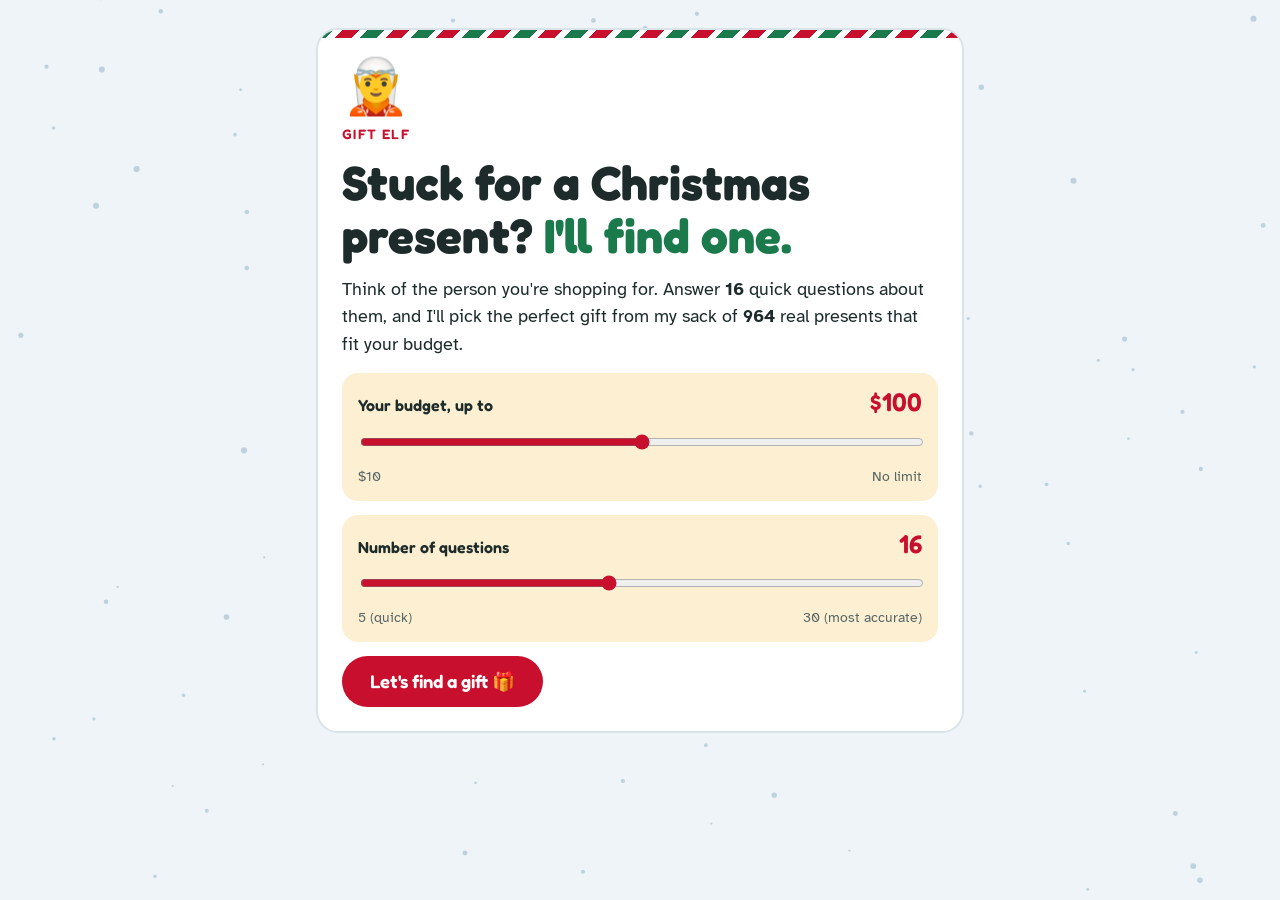
<file: index.html>
<!doctype html>
<html lang="en">
<head>
<meta charset="utf-8">
<meta name="viewport" content="width=device-width, initial-scale=1, viewport-fit=cover">
<title>Gift Elf</title>
<link rel="preconnect" href="https://fonts.googleapis.com">
<link rel="preconnect" href="https://fonts.gstatic.com" crossorigin>
<link rel="stylesheet" href="https://fonts.googleapis.com/css2?family=Atkinson+Hyperlegible:wght@400;700&family=Fredoka:wght@600;700&display=swap">
<link rel="stylesheet" href="style.css">
</head>
<body>
<canvas id="snow" aria-hidden="true"></canvas>

<main class="page">
  <!-- START -->
  <section id="start" class="screen">
    <div class="card hero">
      <p class="elf-big" aria-hidden="true">🧝</p>
      <p class="eyebrow">Gift Elf</p>
      <h1>Stuck for a Christmas present? <span class="hl">I'll find one.</span></h1>
      <p class="lead">Think of the person you're shopping for. Answer <strong id="qTotal">16</strong> quick questions about them, and I'll pick the perfect gift from my sack of <strong id="giftTotal">279</strong> real presents that fit your budget.</p>
      <label class="budget" for="budget">
        <span class="budget-top"><span>Your budget, up to</span><output id="budgetOut" for="budget">$100</output></span>
        <input type="range" id="budget" min="0" max="18" step="1" value="9">
        <span class="budget-ends" aria-hidden="true"><span>$10</span><span>No limit</span></span>
      </label>
      <label class="budget" for="qSlider">
        <span class="budget-top"><span>Number of questions</span><output id="qOut" for="qSlider">16</output></span>
        <input type="range" id="qSlider" min="5" max="30" step="1" value="16">
        <span class="budget-ends" aria-hidden="true"><span>5 (quick)</span><span>30 (most accurate)</span></span>
      </label>
      <button class="btn btn-go" id="startBtn" type="button">Let's find a gift 🎁</button>
    </div>
  </section>

  <!-- QUESTIONS -->
  <section id="quiz" class="screen" hidden>
    <div class="quiz-top">
      <span class="q-count" id="qCount">Question 1 of 16</span>
      <ol class="baubles" id="baubles" aria-hidden="true"></ol>
    </div>

    <div class="sure">
      <span class="sure-label">How sure I am</span>
      <div class="sure-track"><div class="sure-fill" id="sureFill"></div></div>
    </div>

    <div class="elf-row">
      <span class="elf" aria-hidden="true">🧝</span>
      <p class="bubble" id="bubble">Let's get started!</p>
    </div>

    <div class="card q-card" id="qCard">
      <h2 class="q-text" id="qText"></h2>
      <div class="answers" id="answers">
        <button class="ans ans-yes" type="button" data-a="yes"><kbd>1</kbd>Yes</button>
        <button class="ans ans-prob" type="button" data-a="probably"><kbd>2</kbd>Probably</button>
        <button class="ans ans-unsure" type="button" data-a="unsure"><kbd>3</kbd>Don't know</button>
        <button class="ans ans-probnot" type="button" data-a="probablyNot"><kbd>4</kbd>Probably not</button>
        <button class="ans ans-no" type="button" data-a="no"><kbd>5</kbd>No</button>
      </div>
      <button class="btn btn-quiet" id="backBtn" type="button">← Back</button>
    </div>
  </section>

  <!-- THINKING -->
  <section id="thinking" class="screen thinking" hidden>
    <p class="think-elf" aria-hidden="true">🧝</p>
    <p class="think-text">Checking my list…</p>
  </section>

  <!-- RESULT -->
  <section id="result" class="screen" hidden>
    <div class="card gift-card" id="giftCard">
      <p class="eyebrow">My top pick</p>
      <p class="gift-emoji" id="giftEmoji"></p>
      <h1 class="gift-name" id="giftName"></h1>
      <p class="gift-price" id="giftPrice"></p>
      <p class="gift-why" id="giftWhy"></p>
      <p class="gift-reasons" id="giftReasons"></p>
    </div>

    <h2>More ideas they'd love</h2>
    <ol class="more" id="more"></ol>

    <div class="result-actions">
      <button class="btn btn-go" id="moreQsBtn" type="button">Not quite? Ask me 5 more</button>
      <button class="btn btn-ghost" id="againBtn" type="button">Find another gift</button>
    </div>
  </section>
</main>

<script src="gifts.js"></script>
<script src="gift-engine.js"></script>
<script src="app.js"></script>
</body>
</html>
</file>
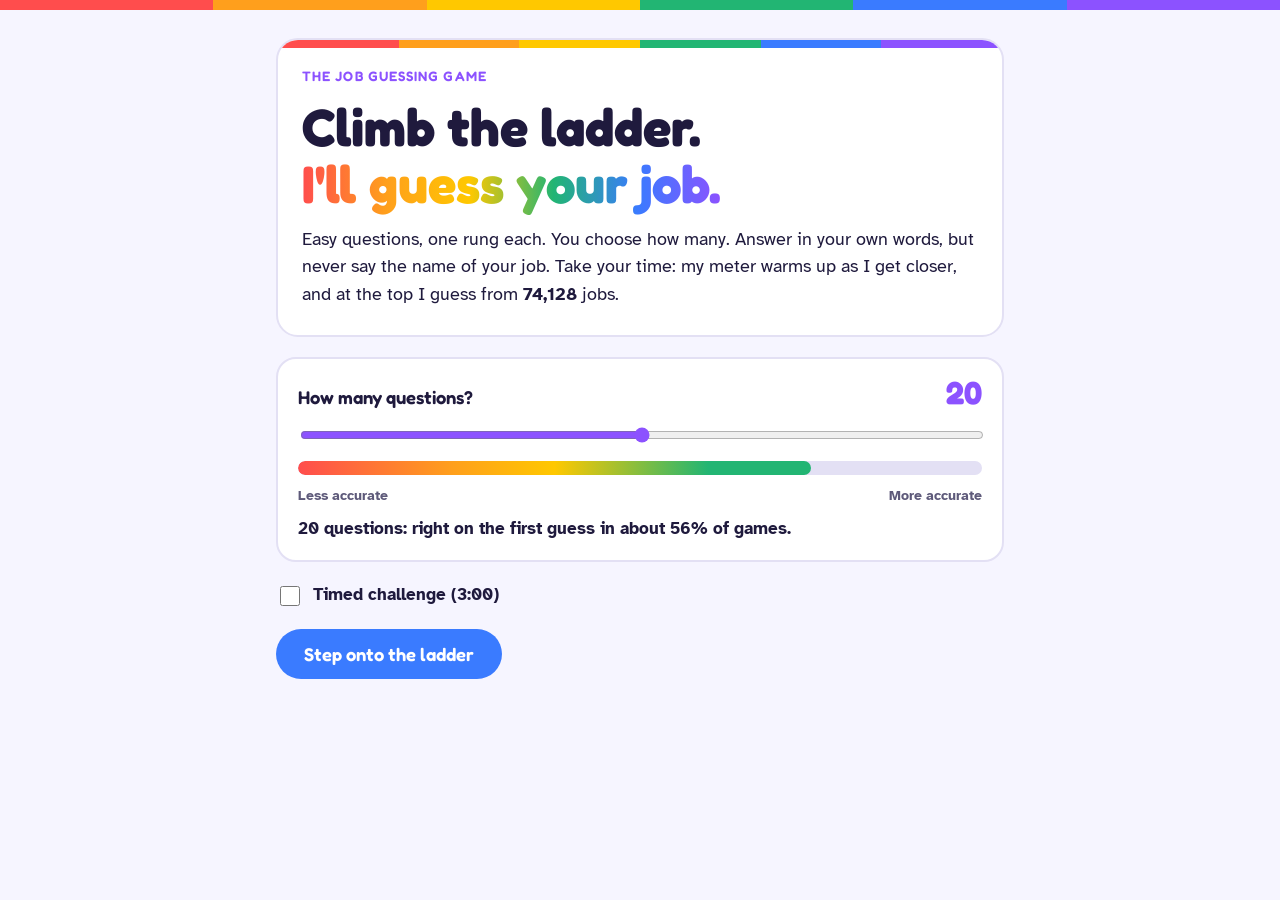
<file: job-game/index.html>
<!doctype html>
<html lang="en">
<head>
<meta charset="utf-8">
<meta name="viewport" content="width=device-width, initial-scale=1, viewport-fit=cover">
<title>Future Map</title>
<link rel="preconnect" href="https://fonts.googleapis.com">
<link rel="preconnect" href="https://fonts.gstatic.com" crossorigin>
<link rel="stylesheet" href="https://fonts.googleapis.com/css2?family=Atkinson+Hyperlegible:wght@400;700&family=Fredoka:wght@600;700&display=swap">
<link rel="stylesheet" href="style.css">
</head>
<body>
<canvas id="confetti" hidden></canvas>
<div class="rainbow" aria-hidden="true"></div>

<main class="stage">
  <!-- START -->
  <section id="start" class="screen">
    <div class="marquee">
      <p class="eyebrow">The job guessing game</p>
      <h1>Climb the ladder.<br><span class="hl">I'll guess your job.</span></h1>
      <p class="lead">Easy questions, one rung each. You choose how many. Answer in your own words, but never say the name of your job. Take your time: my meter warms up as I get closer, and at the top I guess from <strong id="jobTotal">1,000</strong> jobs.</p>
    </div>

    <div class="length-pick">
      <label for="numQ" class="length-label">How many questions? <output id="numQOut" for="numQ">20</output></label>
      <input type="range" id="numQ" min="5" max="35" step="1" value="20">
      <div class="acc-meter" aria-hidden="true"><div class="acc-fill" id="accFill"></div></div>
      <div class="acc-scale" aria-hidden="true"><span>Less accurate</span><span>More accurate</span></div>
      <p class="acc-text" id="accText"></p>
    </div>

    <label class="timed"><input type="checkbox" id="timed"> <span id="timedLabel">Timed challenge</span></label>

    <button class="btn btn-go" id="startBtn" type="button">Step onto the ladder</button>
  </section>

  <!-- QUIZ -->
  <section id="quiz" class="screen" hidden>
    <div class="quiz-top">
      <div class="quiz-top-left">
        <span id="qCount" class="q-count">Rung 1</span>
        <div class="ladder" id="ladder" aria-hidden="true"></div>
      </div>
      <div class="clock" id="clock" hidden>
        <svg viewBox="0 0 80 80" aria-hidden="true">
          <circle class="clock-track" cx="40" cy="40" r="34"></circle>
          <circle class="clock-ring" id="clockRing" cx="40" cy="40" r="34"></circle>
        </svg>
        <span id="clockText" class="clock-text">3:00</span>
      </div>
    </div>

    <div class="heat" id="heat" aria-live="polite">
      <span class="heat-icon" id="heatIcon">🧊</span>
      <div class="heat-track"><div class="heat-cover" id="heatCover"></div></div>
      <span class="heat-label" id="heatLabel">Ice cold</span>
    </div>

    <p class="host" id="host" hidden></p>

    <div class="marquee q-card" id="qCard">
      <h2 id="qText" class="q-text"></h2>
      <form class="answer-form" id="answerForm">
        <label for="answer" class="sr-only">Your answer</label>
        <textarea id="answer" rows="2" maxlength="400" autocomplete="off" spellcheck="true"></textarea>
        <div class="quiz-nav">
          <button class="btn btn-quiet" id="backBtn" type="button">← Back</button>
          <span class="nav-right">
            <button class="btn btn-quiet" id="skipBtn" type="button">Skip</button>
            <button class="btn btn-go btn-next" id="nextBtn" type="submit">Next</button>
          </span>
        </div>
      </form>
    </div>
    <p class="key-hint">Enter to answer · Shift + Enter for a new line</p>
  </section>

  <!-- DRUMROLL -->
  <section id="drumroll" class="screen drumroll" hidden>
    <p class="drum-text">Your job is…</p>
    <p class="drum-sticks" aria-hidden="true">🥁</p>
  </section>

  <!-- RESULTS -->
  <section id="results" class="screen" hidden>
    <div class="marquee reveal" id="reveal">
      <p class="eyebrow time-up" id="timeUp" hidden>⏰ Time's up!</p>
      <p class="eyebrow" id="guessCount">My guess is…</p>
      <h1 id="guessName" class="guess-name"></h1>
      <p class="guess-desc" id="guessDesc"></p>
      <p class="guess-why" id="guessWhy"></p>
      <div class="guess-actions" id="guessAsk">
        <span class="ask">Did I get it?</span>
        <button class="btn btn-go" id="yesBtn" type="button">Yes!</button>
        <button class="btn btn-ghost" id="noBtn" type="button">No, guess again</button>
      </div>
      <p class="guess-done" id="guessDone" hidden></p>
    </div>

    <h2>My shortlist</h2>
    <ol class="top-jobs" id="topJobs"></ol>

    <h2>Stumped me? Find your job</h2>
    <input type="search" id="jobSearch" class="search" placeholder="Search jobs, like 'nurse' or 'pilot'">
    <p class="muted small" id="jobCount"></p>
    <ul class="job-list" id="allJobs"></ul>
    <button class="btn btn-quiet" id="moreJobs" type="button" hidden>Show more jobs</button>

    <button class="btn btn-go" id="retakeBtn" type="button">Play again</button>
  </section>
</main>

<script src="data.js"></script>
<script src="jobs.js"></script>
<script src="all-jobs.js"></script>
<script src="words.js"></script>
<script src="engine.js"></script>
<script src="app.js"></script>
</body>
</html>
</file>
<file: style.css>
/* Gift Elf — a flat, snowy Christmas look: white cards, red, green and gold,
   gentle snowfall. No shine or glow. One deliberate light look, so every
   colour is set here. */
:root {
  color-scheme: light;
  --snow: #EEF4F7;
  --card: #FFFFFF;
  --line: #D9E4E8;
  --ink: #1D2B2A;
  --muted: #566664;
  --red: #C8102E;
  --red-soft: #FBE3E7;
  --green: #1B7A4B;
  --green-soft: #DDF1E6;
  --gold: #E0A228;
  --gold-soft: #FCEFD2;
  --display: "Fredoka", "Trebuchet MS", "Segoe UI", system-ui, sans-serif;
  --body: "Atkinson Hyperlegible", "Segoe UI", system-ui, -apple-system, sans-serif;
}

* { box-sizing: border-box; }
[hidden] { display: none !important; }
html { -webkit-text-size-adjust: 100%; }
body { margin: 0; min-height: 100vh; font: 17px/1.55 var(--body); color: var(--ink); background: var(--snow); }

#snow { position: fixed; inset: 0; width: 100%; height: 100%; pointer-events: none; z-index: 0; }
.page { position: relative; z-index: 1; max-width: 680px; margin: 0 auto; padding-inline: 16px; padding-block: 28px 72px; }
.screen { display: flex; flex-direction: column; gap: 18px; }

h1, h2 { font-family: var(--display); font-weight: 700; line-height: 1.1; margin: 0; text-wrap: balance; }
h1 { font-size: clamp(2rem, 6.5vw, 3rem); }
h2 { font-size: 1.4rem; margin-top: 8px; }
p { margin: 0; }
.eyebrow { font: 600 .85rem/1 var(--display); letter-spacing: .1em; text-transform: uppercase; color: var(--red); }
.hl { color: var(--green); }
.lead { font-size: 1.12rem; max-width: 58ch; }

/* Cards: white, with a red and green candy stripe along the top */
.card {
  position: relative; overflow: hidden;
  background: var(--card); border: 2px solid var(--line); border-radius: 22px;
  padding: 30px 24px 24px; display: flex; flex-direction: column; gap: 14px;
}
.card::before {
  content: ""; position: absolute; inset: 0 0 auto 0; height: 8px;
  background: repeating-linear-gradient(-45deg, var(--red) 0 12px, #fff 12px 18px, var(--green) 18px 30px, #fff 30px 36px);
}
.elf-big { font-size: 3.4rem; line-height: 1; }

/* Budget slider */
.budget { display: flex; flex-direction: column; gap: 8px; background: var(--gold-soft); border-radius: 16px; padding: 14px 16px; }
.budget-top { display: flex; justify-content: space-between; align-items: baseline; font: 600 1rem/1.2 var(--display); }
.budget output { font-size: 1.6rem; color: var(--red); }
.budget input { width: 100%; accent-color: var(--red); height: 28px; cursor: pointer; }
.budget input:focus-visible { outline: 3px solid var(--gold); outline-offset: 3px; }
.budget-ends { display: flex; justify-content: space-between; font-size: .85rem; color: var(--muted); }

/* Buttons: flat and solid */
.btn { font: 600 1.05rem/1 var(--display); color: var(--ink); cursor: pointer; border: 0; border-radius: 999px; padding: 14px 22px; background: transparent; }
.btn:focus-visible, .ans:focus-visible { outline: 3px solid var(--gold); outline-offset: 3px; }
.btn-go { align-self: flex-start; background: var(--red); color: #fff; font-size: 1.15rem; padding: 16px 28px; }
.btn-go:hover { background: #A50D26; }
.btn-ghost { background: var(--card); border: 2px solid var(--line); }
.btn-ghost:hover { border-color: var(--ink); }
.btn-quiet { align-self: flex-start; color: var(--muted); padding: 8px 4px; }
.btn-quiet:hover { color: var(--ink); }
.btn-quiet:disabled { visibility: hidden; }

/* Progress: a string of baubles that fill in as you answer */
.quiz-top { display: flex; flex-direction: column; gap: 6px; }
.q-count { font: 600 1rem/1 var(--display); color: var(--muted); }
.baubles {
  list-style: none; margin: 0; padding: 10px 0 0; display: flex; justify-content: space-between; gap: 4px;
  border-top: 2px dashed var(--gold);
}
.baubles li { flex: 1; max-width: 30px; aspect-ratio: 1; border-radius: 50%; background: var(--card); border: 2px solid var(--line); position: relative; margin-top: 6px; }
.baubles li::before { content: ""; position: absolute; left: 50%; top: -8px; width: 2px; height: 8px; background: var(--gold); transform: translateX(-50%); }
.baubles li.now { border-color: var(--ink); }
.baubles li.done:nth-child(3n + 1) { background: var(--red); border-color: var(--red); }
.baubles li.done:nth-child(3n + 2) { background: var(--green); border-color: var(--green); }
.baubles li.done:nth-child(3n) { background: var(--gold); border-color: var(--gold); }

/* "How sure I am": a candy-cane bar */
.sure { display: flex; align-items: center; gap: 12px; }
.sure-label { font: 600 .95rem/1 var(--display); white-space: nowrap; }
.sure-track { flex: 1; height: 14px; border-radius: 999px; background: var(--line); overflow: hidden; }
.sure-fill {
  height: 100%; width: 6%; border-radius: 999px; transition: width .8s ease-out;
  background: repeating-linear-gradient(-45deg, var(--red) 0 8px, #fff 8px 14px);
}

/* The elf and its speech bubble */
.elf-row { display: flex; align-items: flex-end; gap: 10px; }
.elf { font-size: 2.6rem; line-height: 1; }
.bubble { background: var(--card); border: 2px solid var(--line); border-radius: 18px 18px 18px 4px; padding: 10px 16px; font-weight: 700; }

/* Question card and answer buttons */
.q-card.in { animation: glide .45s ease-out; }
@keyframes glide { from { transform: translateY(10px); opacity: 0; } }
.q-text { font-size: clamp(1.6rem, 5.5vw, 2.2rem); }
.answers { display: flex; flex-direction: column; gap: 10px; }
.ans {
  display: flex; align-items: center; gap: 12px; width: 100%; text-align: left;
  font: 600 1.15rem/1 var(--display); color: var(--ink); cursor: pointer;
  border: 2px solid transparent; border-radius: 16px; padding: 15px 18px;
  transition: transform .1s, border-color .15s;
}
.ans:hover { border-color: var(--ink); }
.ans:active { transform: scale(.98); }
.ans kbd { font: 700 .8rem/1 var(--body); min-width: 1.6em; text-align: center; padding: 4px 6px; border-radius: 6px; background: rgba(255, 255, 255, .7); color: var(--muted); }
.ans-yes { background: var(--green); color: #fff; }
.ans-prob { background: var(--green-soft); }
.ans-unsure { background: #EEF1F2; }
.ans-probnot { background: var(--red-soft); }
.ans-no { background: var(--red); color: #fff; }

/* Thinking pause */
.thinking { min-height: 55vh; align-items: center; justify-content: center; text-align: center; }
.think-elf { font-size: 4.5rem; animation: bob .8s ease-in-out infinite alternate; }
.think-text { font: 700 1.8rem/1 var(--display); color: var(--green); }
@keyframes bob { to { transform: translateY(-10px) rotate(-6deg); } }

/* Result */
.gift-card { align-items: center; text-align: center; }
.gift-card.pop { animation: unwrap .7s ease-out; }
@keyframes unwrap { from { transform: scale(.92); opacity: 0; } }
.gift-emoji { font-size: 5rem; line-height: 1; }
.gift-name { font-size: clamp(2rem, 7vw, 2.8rem); color: var(--red); }
.gift-price { font: 700 1.1rem/1 var(--display); color: var(--green); background: var(--green-soft); padding: 8px 14px; border-radius: 999px; }
.gift-why { font-size: 1.15rem; font-weight: 700; }
.gift-reasons { color: var(--muted); }

.more { list-style: none; margin: 0; padding: 0; display: flex; flex-direction: column; gap: 10px; }
.more li {
  display: flex; gap: 14px; align-items: center;
  background: var(--card); border: 2px solid var(--line); border-left: 8px solid var(--green); border-radius: 16px; padding: 12px 16px;
}
.more li:nth-child(even) { border-left-color: var(--red); }
.m-emoji { font-size: 2rem; line-height: 1; }
.m-text { display: flex; flex-direction: column; }
.m-text span { color: var(--muted); font-size: .95rem; }
.m-price { margin-left: auto; font: 700 1rem/1 var(--display); color: var(--green); white-space: nowrap; }
.result-actions { display: flex; flex-wrap: wrap; gap: 12px; margin-top: 6px; }
.result-actions .btn-go { align-self: auto; background: var(--green); }
.result-actions .btn-go:hover { background: #145E3A; }

@media (max-width: 520px) {
  .card { padding: 26px 18px 20px; }
  .sure-label { font-size: .85rem; }
}
@media (prefers-reduced-motion: reduce) {
  *, *::before, *::after { animation: none !important; transition: none !important; }
}
</file>
<file: job-game/style.css>
/* Future Map — a bright, flat rainbow look. No glow, no shine, no bulbs:
   just solid colours, rainbow stripes and soft white cards.
   One deliberate light look, so every colour is set here. */
:root {
  color-scheme: light;
  --bg: #F6F5FF;
  --card: #FFFFFF;
  --soft: #FAFAFF;
  --line: #E3E0F4;
  --ink: #1F1A3D;
  --muted: #5E5A7A;
  --red: #FF4D4D;
  --orange: #FF9F1C;
  --yellow: #FFC800;
  --green: #22B573;
  --blue: #3A7BFF;
  --purple: #8C52FF;
  --rainbow: linear-gradient(90deg, var(--red) 0 16.66%, var(--orange) 0 33.33%, var(--yellow) 0 50%, var(--green) 0 66.66%, var(--blue) 0 83.33%, var(--purple) 0);
  --rainbow-smooth: linear-gradient(90deg, var(--red), var(--orange), var(--yellow), var(--green), var(--blue), var(--purple));
  --display: "Fredoka", "Trebuchet MS", "Segoe UI", system-ui, sans-serif;
  --body: "Atkinson Hyperlegible", "Segoe UI", system-ui, -apple-system, sans-serif;
}

* { box-sizing: border-box; }
[hidden] { display: none !important; }
html { -webkit-text-size-adjust: 100%; }
body { margin: 0; min-height: 100vh; font: 17px/1.55 var(--body); color: var(--ink); background: var(--bg); }

/* A flat rainbow stripe across the top of the page */
.rainbow { height: 10px; background: var(--rainbow); }

.stage { max-width: 760px; margin: 0 auto; padding-inline: 16px; padding-block: 28px 72px; }
.screen { display: flex; flex-direction: column; gap: 20px; }

/* Type */
h1, h2 { font-family: var(--display); font-weight: 700; line-height: 1.08; margin: 0; text-wrap: balance; }
h1 { font-size: clamp(2.1rem, 7vw, 3.3rem); }
h2 { font-size: 1.4rem; margin-top: 12px; }
p { margin: 0; }
.hl { background: var(--rainbow-smooth); -webkit-background-clip: text; background-clip: text; color: transparent; }
.eyebrow { font: 600 .85rem/1 var(--display); letter-spacing: .08em; text-transform: uppercase; color: var(--purple); }
.lead { font-size: 1.12rem; max-width: 60ch; }
.muted { color: var(--muted); }
.small { font-size: .9rem; }
.sr-only { position: absolute; width: 1px; height: 1px; overflow: hidden; clip: rect(0 0 0 0); white-space: nowrap; }

/* Cards: plain white with a rainbow stripe along the top */
.marquee {
  position: relative; overflow: hidden;
  background: var(--card); border: 2px solid var(--line); border-radius: 22px;
  padding: 30px 24px 26px; display: flex; flex-direction: column; gap: 14px;
}
.marquee::before { content: ""; position: absolute; inset: 0 0 auto 0; height: 8px; background: var(--rainbow); }

/* Buttons: solid and flat */
.btn {
  font: 600 1.05rem/1 var(--display); color: var(--ink); cursor: pointer;
  border: 0; border-radius: 999px; padding: 14px 22px; background: transparent;
}
.btn:focus-visible, textarea:focus-visible, .search:focus-visible, .clock-pick input:focus-visible + span {
  outline: 3px solid var(--purple); outline-offset: 3px;
}
.btn-go {
  align-self: flex-start; background: var(--blue); color: #fff;
  font-size: 1.15rem; padding: 16px 28px; transition: background .2s, transform .1s;
}
.btn-go:hover { background: var(--purple); }
.btn-go:active { transform: translateY(1px); }
.btn-quiet { color: var(--muted); padding: 10px 12px; }
.btn-quiet:hover { color: var(--ink); }
.btn-quiet:disabled { visibility: hidden; }
.btn-ghost { border: 2px solid var(--line); background: var(--card); }
.btn-ghost:hover { border-color: var(--ink); }

/* Start screen */
.clock-pick { border: 0; margin: 0; padding: 0; display: flex; flex-wrap: wrap; gap: 10px; }
.clock-pick legend { font: 600 1.05rem/1 var(--display); margin-bottom: 12px; }
.clock-pick label { cursor: pointer; }
.clock-pick input { position: absolute; opacity: 0; }
.clock-pick span {
  display: inline-block; padding: 12px 18px; border-radius: 999px; font-weight: 700;
  border: 2px solid var(--line); background: var(--card); color: var(--muted);
}
.clock-pick input:checked + span { background: var(--purple); border-color: var(--purple); color: #fff; }

/* Question-count slider and accuracy meter */
.length-pick { background: var(--card); border: 2px solid var(--line); border-radius: 20px; padding: 18px 20px; display: flex; flex-direction: column; gap: 10px; }
.length-label { font: 600 1.15rem/1.2 var(--display); display: flex; justify-content: space-between; align-items: baseline; gap: 12px; }
.length-label output { font: 700 2rem/1 var(--display); color: var(--purple); font-variant-numeric: tabular-nums; }
#numQ { width: 100%; accent-color: var(--purple); height: 28px; cursor: pointer; }
.acc-meter { height: 14px; border-radius: 999px; background: var(--line); overflow: hidden; }
.acc-fill { height: 100%; border-radius: 999px; background: linear-gradient(90deg, var(--red), var(--orange) 30%, var(--yellow) 50%, var(--green) 80%); background-size: 100% 100%; transition: width .3s; }
.acc-scale { display: flex; justify-content: space-between; font-size: .85rem; color: var(--muted); font-weight: 700; }
.acc-text { font-weight: 700; }
.timed { display: inline-flex; align-items: center; gap: 10px; font-weight: 700; cursor: pointer; align-self: flex-start; }
.timed input { width: 20px; height: 20px; accent-color: var(--purple); }

/* Quiz header: ladder and clock */
.quiz-top { display: flex; justify-content: space-between; align-items: center; gap: 16px; }
.quiz-top-left { flex: 1; min-width: 0; display: flex; flex-direction: column; gap: 8px; }
.q-count { font: 600 1rem/1 var(--display); color: var(--muted); }
/* The ladder: each finished rung fills in with the next rainbow colour. */
.ladder { display: grid; grid-template-columns: repeat(20, 1fr); gap: 4px; } /* columns set per game in app.js */
.ladder span { height: 14px; border-radius: 4px; background: var(--line); transition: background .4s; }
.ladder span.now { background: var(--card); box-shadow: inset 0 0 0 2px var(--ink); }
.ladder span.done:nth-child(6n + 1) { background: var(--red); }
.ladder span.done:nth-child(6n + 2) { background: var(--orange); }
.ladder span.done:nth-child(6n + 3) { background: var(--yellow); }
.ladder span.done:nth-child(6n + 4) { background: var(--green); }
.ladder span.done:nth-child(6n + 5) { background: var(--blue); }
.ladder span.done:nth-child(6n) { background: var(--purple); }

.clock { position: relative; width: 76px; height: 76px; flex: none; }
.clock svg { width: 100%; height: 100%; transform: rotate(-90deg); }
.clock-track { fill: none; stroke: var(--line); stroke-width: 7; }
.clock-ring { fill: none; stroke: var(--blue); stroke-width: 7; stroke-linecap: round; stroke-dasharray: 213.6; transition: stroke .3s; }
.clock-text { position: absolute; inset: 0; display: grid; place-items: center; font: 600 1.15rem/1 var(--display); font-variant-numeric: tabular-nums; }
.clock.low .clock-ring { stroke: var(--red); }

/* Heat meter: a rainbow track, revealed as the game gets closer */
.heat { display: flex; align-items: center; gap: 12px; }
.heat-icon { font-size: 1.6rem; width: 2.4rem; text-align: center; }
.heat-track { position: relative; flex: 1; height: 16px; border-radius: 999px; overflow: hidden; background: linear-gradient(90deg, var(--blue), var(--green), var(--yellow), var(--orange), var(--red)); }
.heat-cover { position: absolute; top: 0; right: 0; bottom: 0; width: 96%; background: var(--line); transition: width 1.1s ease-out; }
.heat-label { font: 600 .95rem/1 var(--display); min-width: 7.5em; text-align: right; }
.heat.blazing .heat-icon { animation: sway 2.4s ease-in-out infinite; }
@keyframes sway { 50% { transform: scale(1.08); } }

/* Host bubble: a soft pastel that changes colour each question */
.host {
  align-self: flex-start; max-width: 100%; font-weight: 700;
  border-radius: 18px 18px 18px 4px; padding: 10px 16px; background: #DCE8FF;
  animation: fade .6s ease-out;
}
.host::before { content: "🎤 "; }
.host.tone-0 { background: #FFE1E1; }
.host.tone-1 { background: #FFEACC; }
.host.tone-2 { background: #FFF2BF; }
.host.tone-3 { background: #D3F3E3; }
.host.tone-4 { background: #DCE8FF; }
.host.tone-5 { background: #EBDFFF; }
@keyframes fade { from { opacity: 0; } }

/* Question card */
.q-card.pop { animation: glide .5s ease-out; }
@keyframes glide { from { transform: translateY(10px); opacity: 0; } }
.q-text { font-size: clamp(1.6rem, 5.4vw, 2.3rem); }
.answer-form { display: flex; flex-direction: column; gap: 12px; }
#answer {
  width: 100%; resize: vertical; min-height: 116px;
  font: 700 1.2rem/1.45 var(--body); color: var(--ink);
  background: var(--soft); border: 2px solid var(--line); border-radius: 16px; padding: 14px 16px;
}
#answer:focus { border-color: var(--blue); outline: none; }
#answer::placeholder { color: var(--muted); font-weight: 400; opacity: .8; }
.quiz-nav { display: flex; justify-content: space-between; align-items: center; gap: 8px; }
.nav-right { display: flex; gap: 6px; align-items: center; }
.btn-next { align-self: auto; padding: 13px 24px; font-size: 1.05rem; }
.key-hint { font-size: .85rem; color: var(--muted); text-align: center; }

/* Drumroll */
.drumroll { min-height: 60vh; align-items: center; justify-content: center; text-align: center; }
.drum-text {
  font: 700 clamp(2.4rem, 9vw, 4rem)/1.1 var(--display);
  background: var(--rainbow-smooth); -webkit-background-clip: text; background-clip: text; color: transparent;
  animation: breathe 1.4s ease-in-out infinite;
}
.drum-sticks { font-size: 4rem; animation: bounce .7s ease-in-out infinite alternate; }
@keyframes breathe { 50% { transform: scale(1.04); } }
@keyframes bounce { to { transform: translateY(-8px); } }

/* Reveal */
.reveal.flip { animation: rise .8s ease-out; }
@keyframes rise { from { transform: translateY(16px); opacity: 0; } }
.guess-name { font-size: clamp(2.3rem, 9vw, 4rem); color: var(--purple); }
.guess-desc { font-size: 1.2rem; font-weight: 700; }
.guess-why { color: var(--muted); max-width: 62ch; }
.guess-why strong { color: var(--ink); }
.time-up { color: var(--red); }
.guess-actions { display: flex; flex-wrap: wrap; gap: 12px; align-items: center; margin-top: 6px; }
.guess-actions .btn-go { align-self: auto; background: var(--green); }
.guess-actions .btn-go:hover { background: #1B9A61; }
.ask { font: 600 1.1rem/1 var(--display); }
.guess-done { font: 700 1.35rem/1.3 var(--display); color: var(--green); }

/* Shortlist: each row gets a rainbow colour tab */
.top-jobs { list-style: none; margin: 0; padding: 0; display: grid; grid-template-columns: repeat(2, minmax(0, 1fr)); gap: 10px; }
.top-jobs li {
  display: grid; grid-template-columns: 2rem minmax(0, 1fr) auto; gap: 10px; align-items: center;
  background: var(--card); border: 2px solid var(--line); border-left-width: 8px; border-radius: 14px; padding: 10px 14px;
}
.top-jobs li:nth-child(6n + 1) { border-left-color: var(--red); }
.top-jobs li:nth-child(6n + 2) { border-left-color: var(--orange); }
.top-jobs li:nth-child(6n + 3) { border-left-color: var(--yellow); }
.top-jobs li:nth-child(6n + 4) { border-left-color: var(--green); }
.top-jobs li:nth-child(6n + 5) { border-left-color: var(--blue); }
.top-jobs li:nth-child(6n) { border-left-color: var(--purple); }
.tj-rank { font: 700 1.1rem/1 var(--display); color: var(--muted); text-align: center; }
.tj-name { font-weight: 700; }
.tj-pct, .jl-pct { font: 600 .95rem/1 var(--display); color: var(--muted); font-variant-numeric: tabular-nums; }

.search {
  width: 100%; font: 1rem var(--body); color: var(--ink);
  background: var(--card); border: 2px solid var(--line); border-radius: 14px; padding: 12px 14px;
}
.job-list { list-style: none; margin: 0; padding: 0; background: var(--card); border: 2px solid var(--line); border-radius: 14px; }
.job-list li { display: grid; grid-template-columns: minmax(0, 1fr) auto; gap: 2px 14px; padding: 10px 14px; border-bottom: 1px solid var(--line); }
.job-list li:last-child { border-bottom: 0; }
.jl-name { font-weight: 700; }
.jl-desc { grid-column: 1 / -1; font-size: .9rem; color: var(--muted); }

#confetti { position: fixed; inset: 0; width: 100%; height: 100%; pointer-events: none; z-index: 10; }

@media (max-width: 560px) {
  .marquee { padding: 26px 18px 22px; }
  .top-jobs { grid-template-columns: 1fr; }
  .ladder { gap: 3px; }
  .clock { width: 64px; height: 64px; }
  .heat-label { min-width: 0; font-size: .85rem; }
}
@media (prefers-reduced-motion: reduce) {
  *, *::before, *::after { animation: none !important; transition: none !important; }
}
</file>
